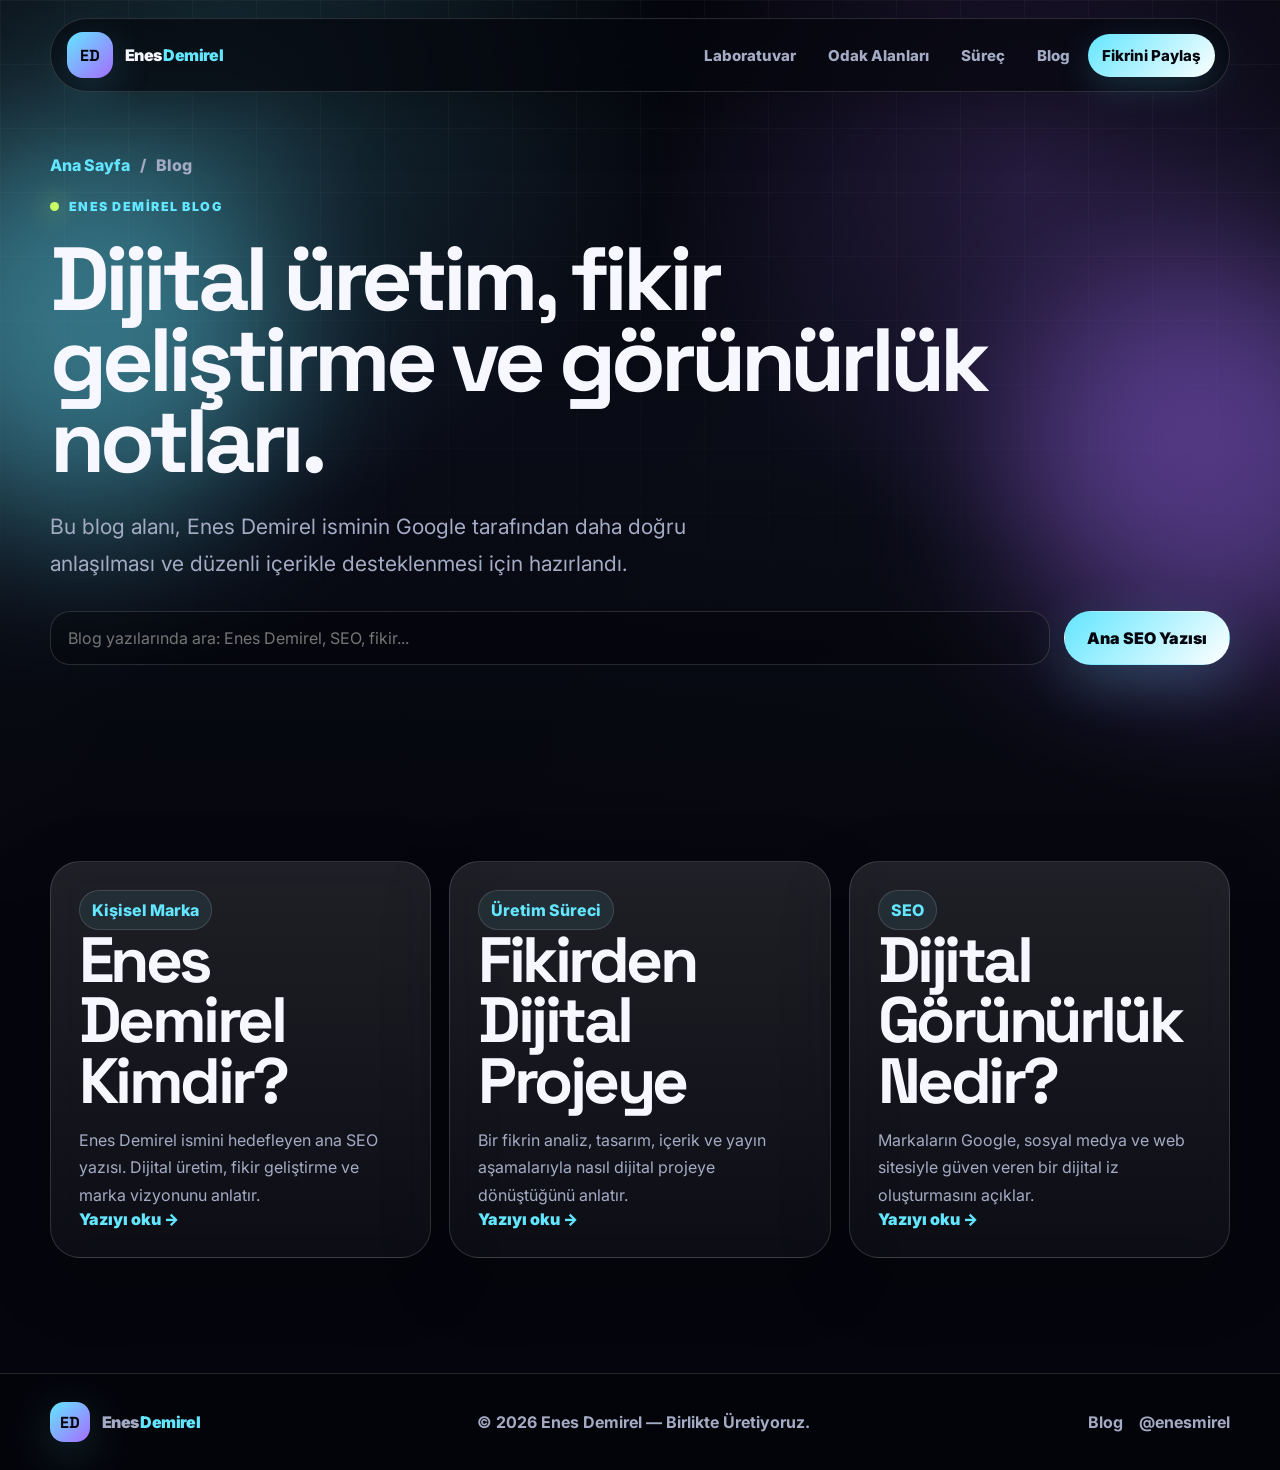
<file: index.html>
<!doctype html>
<html lang="tr">
<head>
  <meta charset="UTF-8" />
  <meta name="viewport" content="width=device-width, initial-scale=1.0" />
  <meta name="description" content="Enes Demirel blog: dijital pazarlama, grafik tasarım, fikir geliştirme, sosyal girişimcilik ve dijital görünürlük üzerine yazılar." />
  <meta name="keywords" content="Enes Demirel, EnesDemirel, enesmirel, dijital pazarlama, grafik tasarım, fikir geliştirme, blog" />
  <meta name="author" content="Enes Demirel" />
  <meta name="robots" content="index, follow, max-image-preview:large" />
  <meta name="theme-color" content="#05060d" />
  <link rel="canonical" href="https://enesdemirel.com/blog/" />
  <meta property="og:title" content="Enes Demirel Blog | Dijital Pazarlama, Fikir Üretimi ve Marka Notları" />
  <meta property="og:description" content="Enes Demirel blog: dijital pazarlama, grafik tasarım, fikir geliştirme, sosyal girişimcilik ve dijital görünürlük üzerine yazılar." />
  <meta property="og:type" content="website" />
  <meta property="og:url" content="https://enesdemirel.com/blog/" />
  <meta name="twitter:card" content="summary_large_image" />
  <title>Enes Demirel Blog | Dijital Pazarlama, Fikir Üretimi ve Marka Notları</title>
  <link rel="preconnect" href="https://fonts.googleapis.com" />
  <link rel="preconnect" href="https://fonts.gstatic.com" crossorigin />
  <link href="https://fonts.googleapis.com/css2?family=Inter:wght@400;500;600;700;800;900&family=Space+Grotesk:wght@500;600;700&display=swap" rel="stylesheet" />
  <link rel="stylesheet" href="../style.css" />

</head>
<body>
  <div class="site-shell" aria-hidden="true"><div class="grid-lines"></div><div class="ambient ambient-one"></div><div class="ambient ambient-two"></div><div class="grain"></div></div>
  <div class="progress-bar" id="progressBar" aria-hidden="true"></div>
  <header class="header" id="top">
    <a class="logo" href="../index.html" aria-label="Enes Demirel ana sayfa"><span class="logo-mark">ED</span><span class="logo-text">Enes<span>Demirel</span></span></a>
    <button class="menu-toggle" type="button" aria-label="Menüyü aç veya kapat" aria-expanded="false"><span></span><span></span><span></span></button>
    <nav class="nav" aria-label="Ana menü"><a href="../index.html#lab">Laboratuvar</a><a href="../index.html#odak">Odak Alanları</a><a href="../index.html#surec">Süreç</a><a href="index.html">Blog</a><a href="../index.html#fikir" class="nav-cta">Fikrini Paylaş</a></nav>
  </header>

  <main>
    <section class="subpage-hero section">
      <div class="container reveal">
        <div class="breadcrumbs"><a href="../index.html">Ana Sayfa</a><span>/</span><span>Blog</span></div>
        <p class="eyebrow"><span></span> Enes Demirel Blog</p>
        <h1>Dijital üretim, fikir geliştirme ve görünürlük notları.</h1>
        <p class="hero-lead">Bu blog alanı, Enes Demirel isminin Google tarafından daha doğru anlaşılması ve düzenli içerikle desteklenmesi için hazırlandı.</p>
        <div class="blog-tools">
          <input class="blog-search" id="blogSearch" type="search" placeholder="Blog yazılarında ara: Enes Demirel, SEO, fikir..." aria-label="Blog yazılarında ara" />
          <a class="btn btn-primary" href="enes-demirel-kimdir.html">Ana SEO Yazısı</a>
        </div>
      </div>
    </section>
    <section class="section compact">
      <div class="container blog-grid">
        <article class="post-card reveal" data-post-card>
          <span class="post-category">Kişisel Marka</span>
          <h2>Enes Demirel Kimdir?</h2>
          <p>Enes Demirel ismini hedefleyen ana SEO yazısı. Dijital üretim, fikir geliştirme ve marka vizyonunu anlatır.</p>
          <a href="enes-demirel-kimdir.html">Yazıyı oku →</a>
        </article>
        <article class="post-card reveal delay-1" data-post-card>
          <span class="post-category">Üretim Süreci</span>
          <h2>Fikirden Dijital Projeye</h2>
          <p>Bir fikrin analiz, tasarım, içerik ve yayın aşamalarıyla nasıl dijital projeye dönüştüğünü anlatır.</p>
          <a href="fikirden-dijital-projeye.html">Yazıyı oku →</a>
        </article>
        <article class="post-card reveal delay-2" data-post-card>
          <span class="post-category">SEO</span>
          <h2>Dijital Görünürlük Nedir?</h2>
          <p>Markaların Google, sosyal medya ve web sitesiyle güven veren bir dijital iz oluşturmasını açıklar.</p>
          <a href="dijital-gorunurluk-nedir.html">Yazıyı oku →</a>
        </article>
      </div>
    </section>
  </main>

  <footer class="footer">
    <div class="container footer-inner">
      <a class="logo footer-logo" href="../index.html" aria-label="Enes Demirel ana sayfa"><span class="logo-mark">ED</span><span class="logo-text">Enes<span>Demirel</span></span></a>
      <p>© 2026 Enes Demirel — Birlikte Üretiyoruz.</p>
      <div class="footer-links"><a href="index.html">Blog</a><a href="https://instagram.com/enesmirel" target="_blank" rel="noopener">@enesmirel</a></div>
    </div>
  </footer>
  <script src="../script.js"></script>
</body>
</html>
</file>
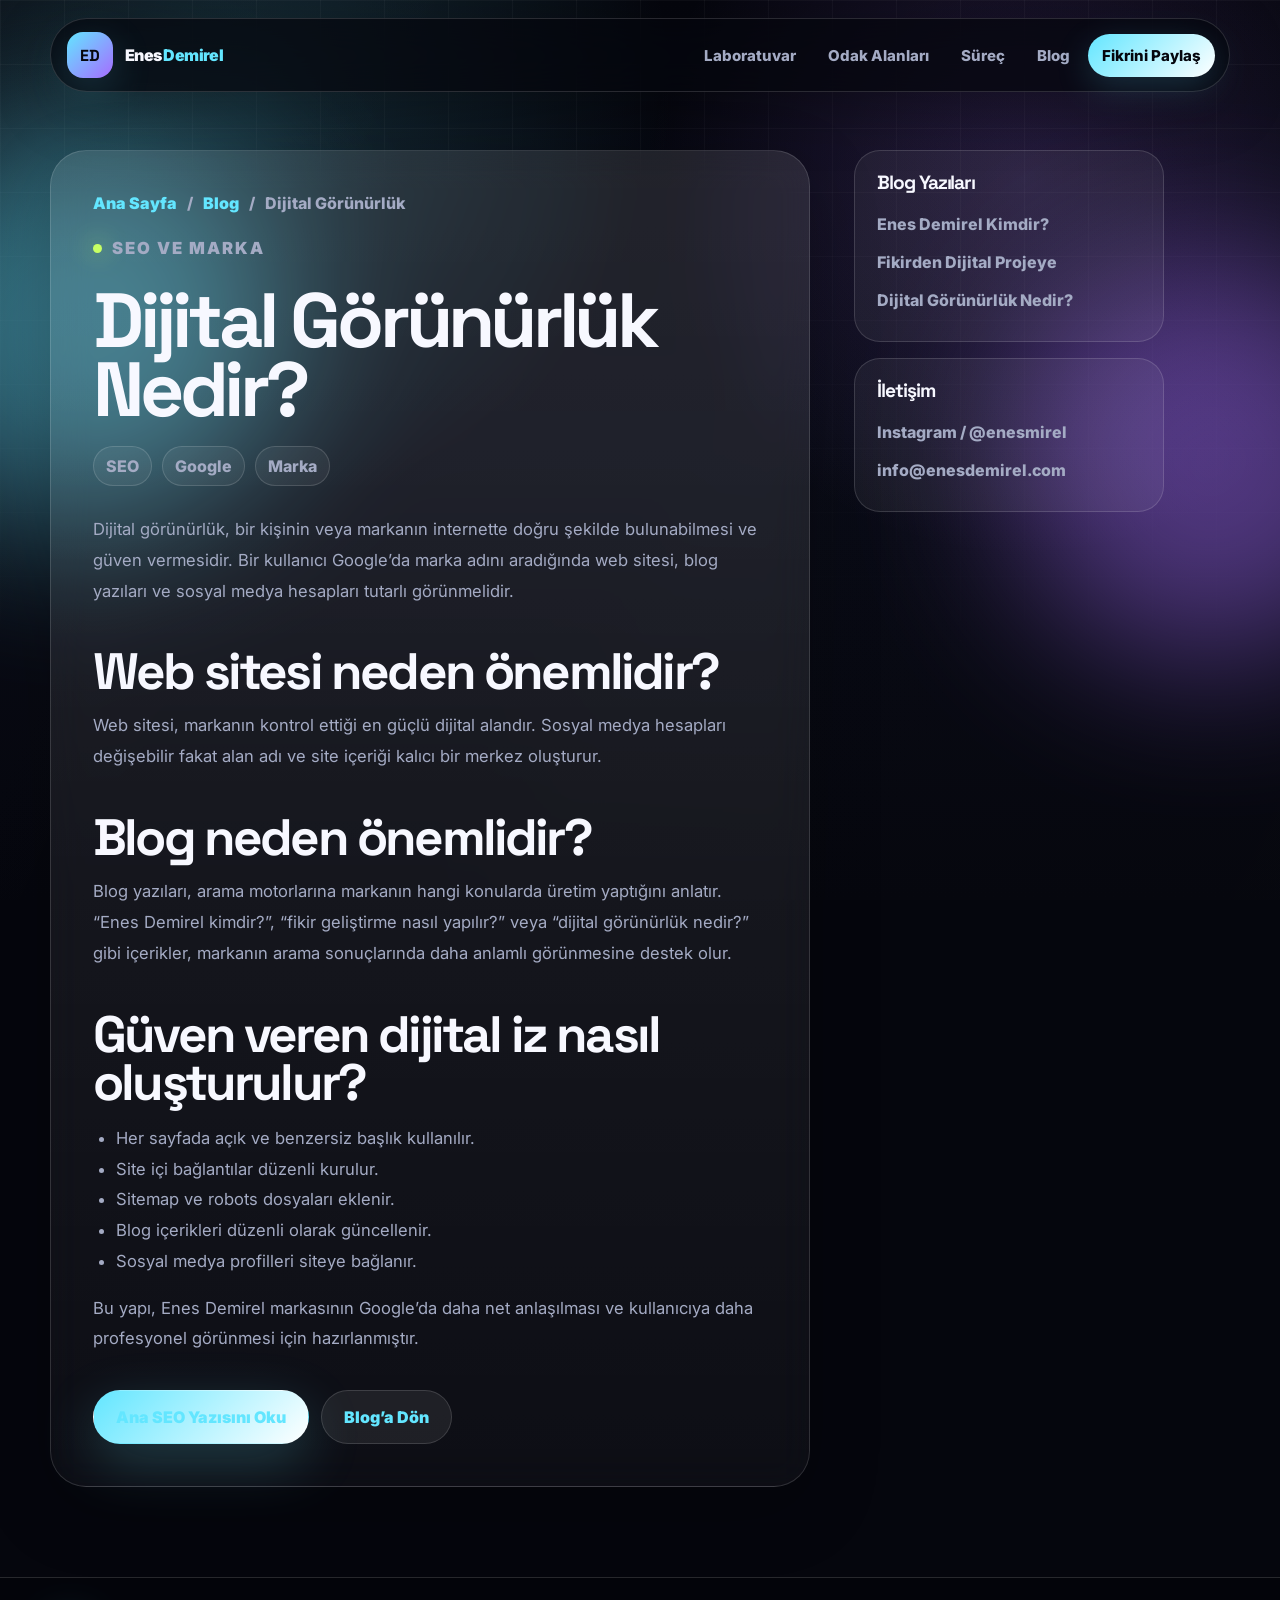
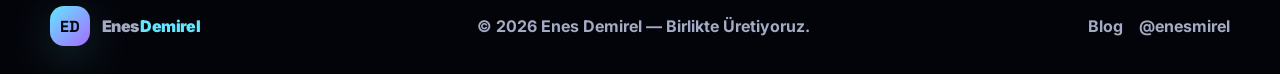
<file: dijital-gorunurluk-nedir.html>
<!doctype html>
<html lang="tr">
<head>
  <meta charset="UTF-8" />
  <meta name="viewport" content="width=device-width, initial-scale=1.0" />
  <meta name="description" content="Dijital görünürlük; Google, web sitesi, sosyal medya, blog ve marka diliyle güven veren bir çevrimiçi iz oluşturmaktır." />
  <meta name="keywords" content="Enes Demirel, EnesDemirel, enesmirel, dijital pazarlama, grafik tasarım, fikir geliştirme, blog" />
  <meta name="author" content="Enes Demirel" />
  <meta name="robots" content="index, follow, max-image-preview:large" />
  <meta name="theme-color" content="#05060d" />
  <link rel="canonical" href="https://enesdemirel.com/blog/dijital-gorunurluk-nedir.html" />
  <meta property="og:title" content="Dijital Görünürlük Nedir? | Enes Demirel Blog" />
  <meta property="og:description" content="Dijital görünürlük; Google, web sitesi, sosyal medya, blog ve marka diliyle güven veren bir çevrimiçi iz oluşturmaktır." />
  <meta property="og:type" content="article" />
  <meta property="og:url" content="https://enesdemirel.com/blog/dijital-gorunurluk-nedir.html" />
  <meta name="twitter:card" content="summary_large_image" />
  <title>Dijital Görünürlük Nedir? | Enes Demirel Blog</title>
  <link rel="preconnect" href="https://fonts.googleapis.com" />
  <link rel="preconnect" href="https://fonts.gstatic.com" crossorigin />
  <link href="https://fonts.googleapis.com/css2?family=Inter:wght@400;500;600;700;800;900&family=Space+Grotesk:wght@500;600;700&display=swap" rel="stylesheet" />
  <link rel="stylesheet" href="../style.css" />
  <script type="application/ld+json">
  {
    "@context": "https://schema.org",
    "@type": "BlogPosting",
    "headline": "Dijital Görünürlük Nedir?",
    "description": "Dijital görünürlük; Google, web sitesi, sosyal medya, blog ve marka diliyle güven veren bir çevrimiçi iz oluşturmaktır.",
    "author": {"@type":"Person","name":"Enes Demirel","url":"https://enesdemirel.com/"},
    "publisher": {"@type":"Person","name":"Enes Demirel"},
    "mainEntityOfPage": "https://enesdemirel.com/blog/dijital-gorunurluk-nedir.html",
    "datePublished": "2026-06-22",
    "dateModified": "2026-06-22",
    "inLanguage": "tr-TR"
  }
  </script>
</head>
<body>
  <div class="site-shell" aria-hidden="true"><div class="grid-lines"></div><div class="ambient ambient-one"></div><div class="ambient ambient-two"></div><div class="grain"></div></div>
  <div class="progress-bar" id="progressBar" aria-hidden="true"></div>
  <header class="header" id="top">
    <a class="logo" href="../index.html" aria-label="Enes Demirel ana sayfa"><span class="logo-mark">ED</span><span class="logo-text">Enes<span>Demirel</span></span></a>
    <button class="menu-toggle" type="button" aria-label="Menüyü aç veya kapat" aria-expanded="false"><span></span><span></span><span></span></button>
    <nav class="nav" aria-label="Ana menü"><a href="../index.html#lab">Laboratuvar</a><a href="../index.html#odak">Odak Alanları</a><a href="../index.html#surec">Süreç</a><a href="index.html">Blog</a><a href="../index.html#fikir" class="nav-cta">Fikrini Paylaş</a></nav>
  </header>

  <main class="article-shell">
    <div class="container article-layout">
      <article class="article-card reveal">
        <div class="breadcrumbs"><a href="../index.html">Ana Sayfa</a><span>/</span><a href="index.html">Blog</a><span>/</span><span>Dijital Görünürlük</span></div>
        <p class="eyebrow"><span></span> SEO ve Marka</p>
        <h1>Dijital Görünürlük Nedir?</h1>
        <div class="article-meta"><span class="article-tag">SEO</span><span class="article-tag">Google</span><span class="article-tag">Marka</span></div>
        <p>Dijital görünürlük, bir kişinin veya markanın internette doğru şekilde bulunabilmesi ve güven vermesidir. Bir kullanıcı Google’da marka adını aradığında web sitesi, blog yazıları ve sosyal medya hesapları tutarlı görünmelidir.</p>
        <h2>Web sitesi neden önemlidir?</h2>
        <p>Web sitesi, markanın kontrol ettiği en güçlü dijital alandır. Sosyal medya hesapları değişebilir fakat alan adı ve site içeriği kalıcı bir merkez oluşturur.</p>
        <h2>Blog neden önemlidir?</h2>
        <p>Blog yazıları, arama motorlarına markanın hangi konularda üretim yaptığını anlatır. “Enes Demirel kimdir?”, “fikir geliştirme nasıl yapılır?” veya “dijital görünürlük nedir?” gibi içerikler, markanın arama sonuçlarında daha anlamlı görünmesine destek olur.</p>
        <h2>Güven veren dijital iz nasıl oluşturulur?</h2>
        <ul>
          <li>Her sayfada açık ve benzersiz başlık kullanılır.</li>
          <li>Site içi bağlantılar düzenli kurulur.</li>
          <li>Sitemap ve robots dosyaları eklenir.</li>
          <li>Blog içerikleri düzenli olarak güncellenir.</li>
          <li>Sosyal medya profilleri siteye bağlanır.</li>
        </ul>
        <p>Bu yapı, Enes Demirel markasının Google’da daha net anlaşılması ve kullanıcıya daha profesyonel görünmesi için hazırlanmıştır.</p>
        <div class="article-footer-actions"><a class="btn btn-primary" href="enes-demirel-kimdir.html">Ana SEO Yazısını Oku</a><a class="btn btn-secondary" href="index.html">Blog’a Dön</a></div>
      </article>

        <aside class="article-side">
          <div class="side-card">
            <h3>Blog Yazıları</h3>
            <a href="enes-demirel-kimdir.html">Enes Demirel Kimdir?</a>
            <a href="fikirden-dijital-projeye.html">Fikirden Dijital Projeye</a>
            <a href="dijital-gorunurluk-nedir.html">Dijital Görünürlük Nedir?</a>
          </div>
          <div class="side-card">
            <h3>İletişim</h3>
            <a href="https://instagram.com/enesmirel" target="_blank" rel="noopener">Instagram / @enesmirel</a>
            <a href="mailto:info@enesdemirel.com">info@enesdemirel.com</a>
          </div>
        </aside>

    </div>
  </main>

  <footer class="footer">
    <div class="container footer-inner">
      <a class="logo footer-logo" href="../index.html" aria-label="Enes Demirel ana sayfa"><span class="logo-mark">ED</span><span class="logo-text">Enes<span>Demirel</span></span></a>
      <p>© 2026 Enes Demirel — Birlikte Üretiyoruz.</p>
      <div class="footer-links"><a href="index.html">Blog</a><a href="https://instagram.com/enesmirel" target="_blank" rel="noopener">@enesmirel</a></div>
    </div>
  </footer>
  <script src="../script.js"></script>
</body>
</html>
</file>
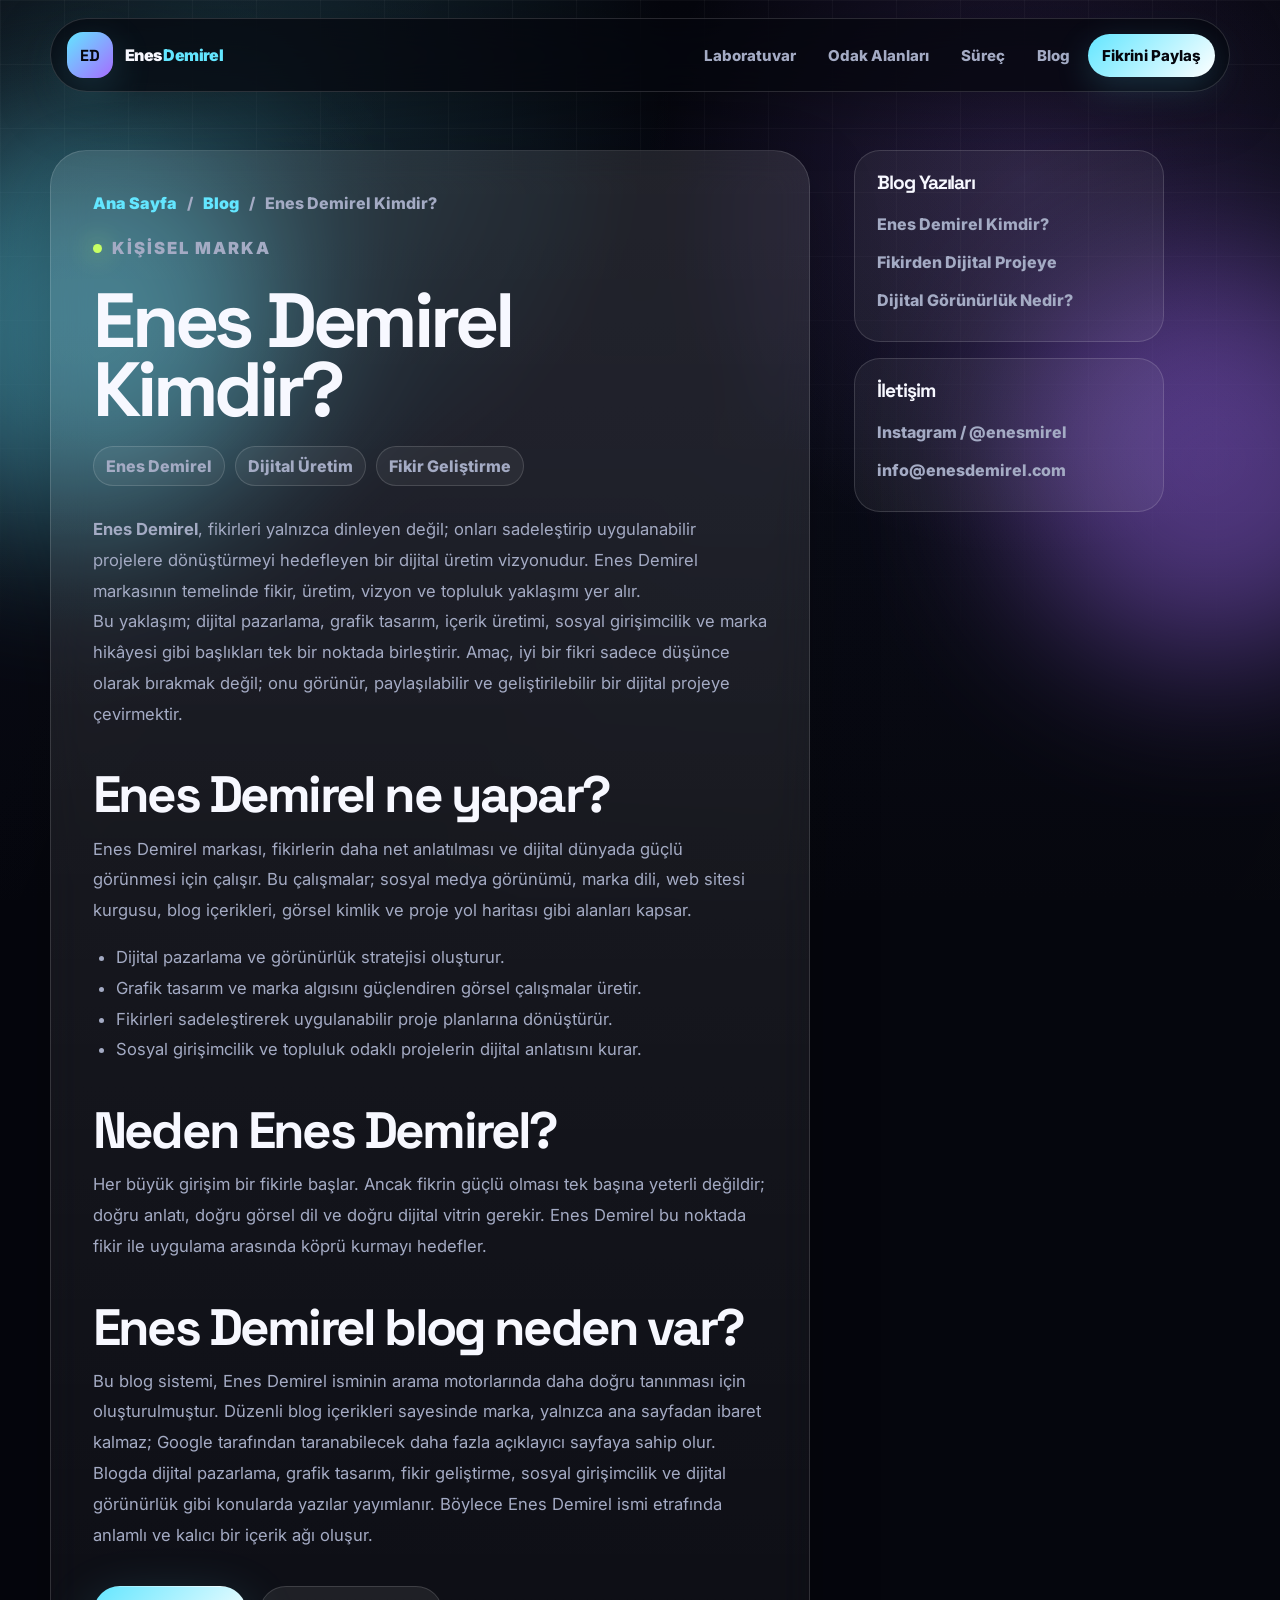
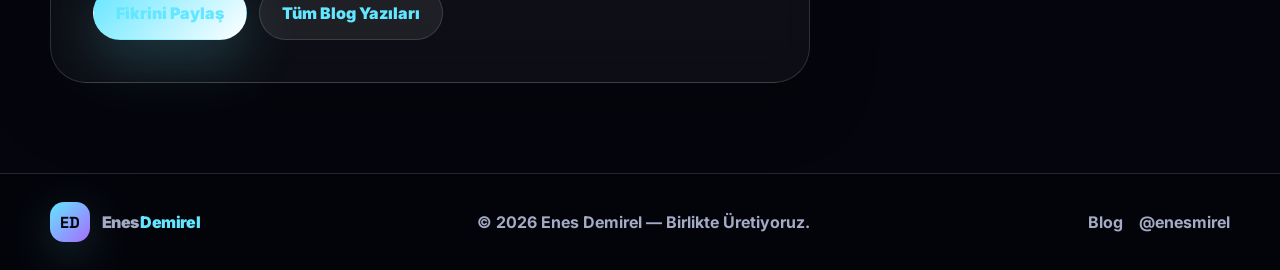
<file: enes-demirel-kimdir.html>
<!doctype html>
<html lang="tr">
<head>
  <meta charset="UTF-8" />
  <meta name="viewport" content="width=device-width, initial-scale=1.0" />
  <meta name="description" content="Enes Demirel kimdir? Enes Demirel markasının dijital pazarlama, grafik tasarım, fikir geliştirme ve üretim vizyonunu anlatan SEO odaklı yazı." />
  <meta name="keywords" content="Enes Demirel, EnesDemirel, enesmirel, dijital pazarlama, grafik tasarım, fikir geliştirme, blog" />
  <meta name="author" content="Enes Demirel" />
  <meta name="robots" content="index, follow, max-image-preview:large" />
  <meta name="theme-color" content="#05060d" />
  <link rel="canonical" href="https://enesdemirel.com/blog/enes-demirel-kimdir.html" />
  <meta property="og:title" content="Enes Demirel Kimdir? | Dijital Üretim ve Fikir Geliştirme" />
  <meta property="og:description" content="Enes Demirel kimdir? Enes Demirel markasının dijital pazarlama, grafik tasarım, fikir geliştirme ve üretim vizyonunu anlatan SEO odaklı yazı." />
  <meta property="og:type" content="article" />
  <meta property="og:url" content="https://enesdemirel.com/blog/enes-demirel-kimdir.html" />
  <meta name="twitter:card" content="summary_large_image" />
  <title>Enes Demirel Kimdir? | Dijital Üretim ve Fikir Geliştirme</title>
  <link rel="preconnect" href="https://fonts.googleapis.com" />
  <link rel="preconnect" href="https://fonts.gstatic.com" crossorigin />
  <link href="https://fonts.googleapis.com/css2?family=Inter:wght@400;500;600;700;800;900&family=Space+Grotesk:wght@500;600;700&display=swap" rel="stylesheet" />
  <link rel="stylesheet" href="../style.css" />
  <script type="application/ld+json">
  {
    "@context": "https://schema.org",
    "@type": "BlogPosting",
    "headline": "Enes Demirel Kimdir?",
    "description": "Enes Demirel markasının dijital pazarlama, grafik tasarım, fikir geliştirme ve üretim vizyonunu anlatan SEO odaklı yazı.",
    "author": {"@type":"Person","name":"Enes Demirel","url":"https://enesdemirel.com/"},
    "publisher": {"@type":"Person","name":"Enes Demirel"},
    "mainEntityOfPage": "https://enesdemirel.com/blog/enes-demirel-kimdir.html",
    "datePublished": "2026-06-22",
    "dateModified": "2026-06-22",
    "inLanguage": "tr-TR"
  }
  </script>
</head>
<body>
  <div class="site-shell" aria-hidden="true"><div class="grid-lines"></div><div class="ambient ambient-one"></div><div class="ambient ambient-two"></div><div class="grain"></div></div>
  <div class="progress-bar" id="progressBar" aria-hidden="true"></div>
  <header class="header" id="top">
    <a class="logo" href="../index.html" aria-label="Enes Demirel ana sayfa"><span class="logo-mark">ED</span><span class="logo-text">Enes<span>Demirel</span></span></a>
    <button class="menu-toggle" type="button" aria-label="Menüyü aç veya kapat" aria-expanded="false"><span></span><span></span><span></span></button>
    <nav class="nav" aria-label="Ana menü"><a href="../index.html#lab">Laboratuvar</a><a href="../index.html#odak">Odak Alanları</a><a href="../index.html#surec">Süreç</a><a href="index.html">Blog</a><a href="../index.html#fikir" class="nav-cta">Fikrini Paylaş</a></nav>
  </header>

  <main class="article-shell">
    <div class="container article-layout">
      <article class="article-card reveal">
        <div class="breadcrumbs"><a href="../index.html">Ana Sayfa</a><span>/</span><a href="index.html">Blog</a><span>/</span><span>Enes Demirel Kimdir?</span></div>
        <p class="eyebrow"><span></span> Kişisel Marka</p>
        <h1>Enes Demirel Kimdir?</h1>
        <div class="article-meta"><span class="article-tag">Enes Demirel</span><span class="article-tag">Dijital Üretim</span><span class="article-tag">Fikir Geliştirme</span></div>
        <p><strong>Enes Demirel</strong>, fikirleri yalnızca dinleyen değil; onları sadeleştirip uygulanabilir projelere dönüştürmeyi hedefleyen bir dijital üretim vizyonudur. Enes Demirel markasının temelinde fikir, üretim, vizyon ve topluluk yaklaşımı yer alır.</p>
        <p>Bu yaklaşım; dijital pazarlama, grafik tasarım, içerik üretimi, sosyal girişimcilik ve marka hikâyesi gibi başlıkları tek bir noktada birleştirir. Amaç, iyi bir fikri sadece düşünce olarak bırakmak değil; onu görünür, paylaşılabilir ve geliştirilebilir bir dijital projeye çevirmektir.</p>
        <h2>Enes Demirel ne yapar?</h2>
        <p>Enes Demirel markası, fikirlerin daha net anlatılması ve dijital dünyada güçlü görünmesi için çalışır. Bu çalışmalar; sosyal medya görünümü, marka dili, web sitesi kurgusu, blog içerikleri, görsel kimlik ve proje yol haritası gibi alanları kapsar.</p>
        <ul>
          <li>Dijital pazarlama ve görünürlük stratejisi oluşturur.</li>
          <li>Grafik tasarım ve marka algısını güçlendiren görsel çalışmalar üretir.</li>
          <li>Fikirleri sadeleştirerek uygulanabilir proje planlarına dönüştürür.</li>
          <li>Sosyal girişimcilik ve topluluk odaklı projelerin dijital anlatısını kurar.</li>
        </ul>
        <h2>Neden Enes Demirel?</h2>
        <p>Her büyük girişim bir fikirle başlar. Ancak fikrin güçlü olması tek başına yeterli değildir; doğru anlatı, doğru görsel dil ve doğru dijital vitrin gerekir. Enes Demirel bu noktada fikir ile uygulama arasında köprü kurmayı hedefler.</p>
        <h2>Enes Demirel blog neden var?</h2>
        <p>Bu blog sistemi, Enes Demirel isminin arama motorlarında daha doğru tanınması için oluşturulmuştur. Düzenli blog içerikleri sayesinde marka, yalnızca ana sayfadan ibaret kalmaz; Google tarafından taranabilecek daha fazla açıklayıcı sayfaya sahip olur.</p>
        <p>Blogda dijital pazarlama, grafik tasarım, fikir geliştirme, sosyal girişimcilik ve dijital görünürlük gibi konularda yazılar yayımlanır. Böylece Enes Demirel ismi etrafında anlamlı ve kalıcı bir içerik ağı oluşur.</p>
        <div class="article-footer-actions"><a class="btn btn-primary" href="../index.html#fikir">Fikrini Paylaş</a><a class="btn btn-secondary" href="index.html">Tüm Blog Yazıları</a></div>
      </article>

        <aside class="article-side">
          <div class="side-card">
            <h3>Blog Yazıları</h3>
            <a href="enes-demirel-kimdir.html">Enes Demirel Kimdir?</a>
            <a href="fikirden-dijital-projeye.html">Fikirden Dijital Projeye</a>
            <a href="dijital-gorunurluk-nedir.html">Dijital Görünürlük Nedir?</a>
          </div>
          <div class="side-card">
            <h3>İletişim</h3>
            <a href="https://instagram.com/enesmirel" target="_blank" rel="noopener">Instagram / @enesmirel</a>
            <a href="mailto:info@enesdemirel.com">info@enesdemirel.com</a>
          </div>
        </aside>

    </div>
  </main>

  <footer class="footer">
    <div class="container footer-inner">
      <a class="logo footer-logo" href="../index.html" aria-label="Enes Demirel ana sayfa"><span class="logo-mark">ED</span><span class="logo-text">Enes<span>Demirel</span></span></a>
      <p>© 2026 Enes Demirel — Birlikte Üretiyoruz.</p>
      <div class="footer-links"><a href="index.html">Blog</a><a href="https://instagram.com/enesmirel" target="_blank" rel="noopener">@enesmirel</a></div>
    </div>
  </footer>
  <script src="../script.js"></script>
</body>
</html>
</file>
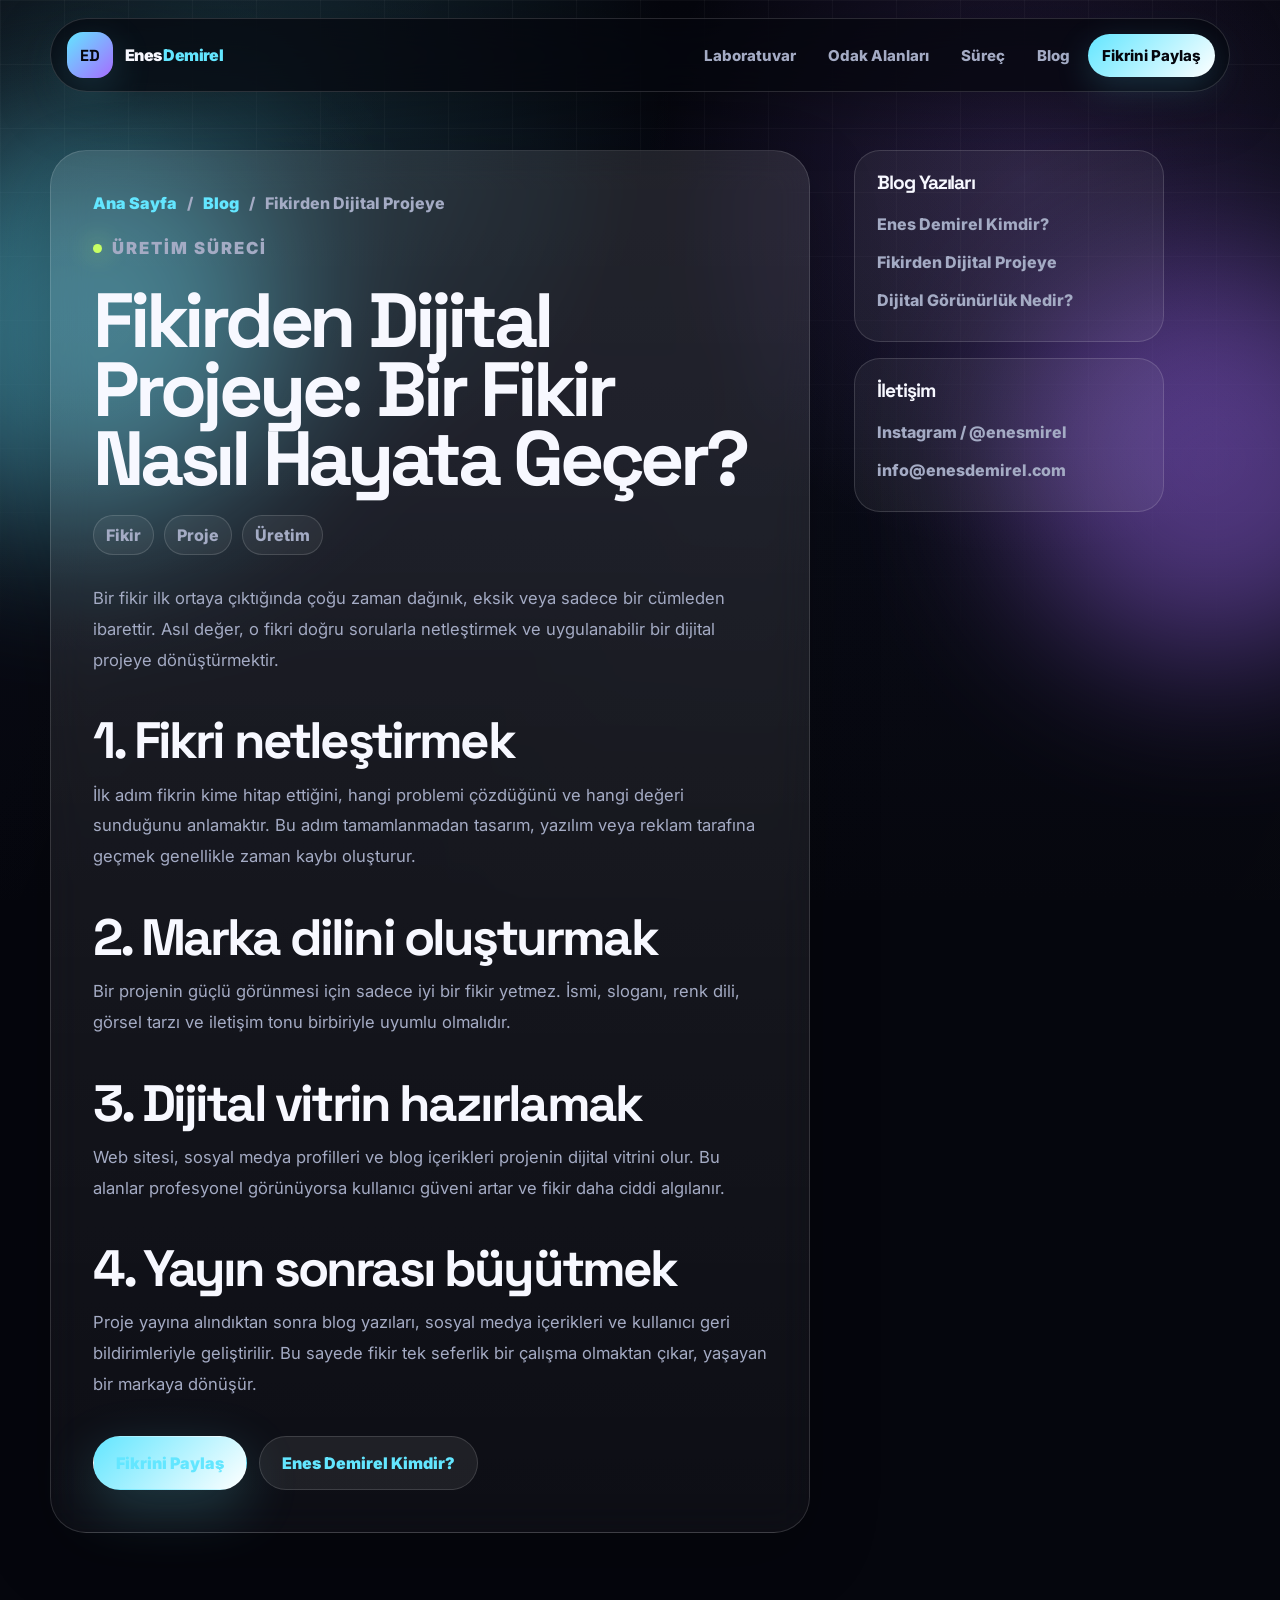
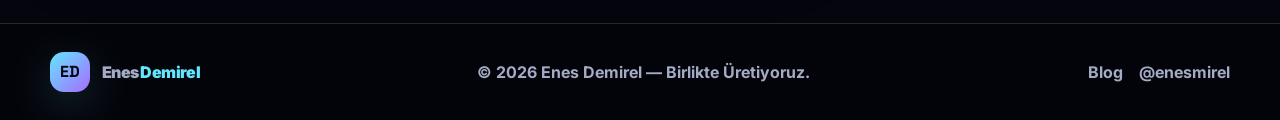
<file: fikirden-dijital-projeye.html>
<!doctype html>
<html lang="tr">
<head>
  <meta charset="UTF-8" />
  <meta name="viewport" content="width=device-width, initial-scale=1.0" />
  <meta name="description" content="Bir fikrin analiz, tasarım, içerik, web sitesi ve dijital görünürlük adımlarıyla projeye dönüşme süreci." />
  <meta name="keywords" content="Enes Demirel, EnesDemirel, enesmirel, dijital pazarlama, grafik tasarım, fikir geliştirme, blog" />
  <meta name="author" content="Enes Demirel" />
  <meta name="robots" content="index, follow, max-image-preview:large" />
  <meta name="theme-color" content="#05060d" />
  <link rel="canonical" href="https://enesdemirel.com/blog/fikirden-dijital-projeye.html" />
  <meta property="og:title" content="Fikirden Dijital Projeye | Enes Demirel Blog" />
  <meta property="og:description" content="Bir fikrin analiz, tasarım, içerik, web sitesi ve dijital görünürlük adımlarıyla projeye dönüşme süreci." />
  <meta property="og:type" content="article" />
  <meta property="og:url" content="https://enesdemirel.com/blog/fikirden-dijital-projeye.html" />
  <meta name="twitter:card" content="summary_large_image" />
  <title>Fikirden Dijital Projeye | Enes Demirel Blog</title>
  <link rel="preconnect" href="https://fonts.googleapis.com" />
  <link rel="preconnect" href="https://fonts.gstatic.com" crossorigin />
  <link href="https://fonts.googleapis.com/css2?family=Inter:wght@400;500;600;700;800;900&family=Space+Grotesk:wght@500;600;700&display=swap" rel="stylesheet" />
  <link rel="stylesheet" href="../style.css" />
  <script type="application/ld+json">
  {
    "@context": "https://schema.org",
    "@type": "BlogPosting",
    "headline": "Fikirden Dijital Projeye",
    "description": "Bir fikrin analiz, tasarım, içerik, web sitesi ve dijital görünürlük adımlarıyla projeye dönüşme süreci.",
    "author": {"@type":"Person","name":"Enes Demirel","url":"https://enesdemirel.com/"},
    "publisher": {"@type":"Person","name":"Enes Demirel"},
    "mainEntityOfPage": "https://enesdemirel.com/blog/fikirden-dijital-projeye.html",
    "datePublished": "2026-06-22",
    "dateModified": "2026-06-22",
    "inLanguage": "tr-TR"
  }
  </script>
</head>
<body>
  <div class="site-shell" aria-hidden="true"><div class="grid-lines"></div><div class="ambient ambient-one"></div><div class="ambient ambient-two"></div><div class="grain"></div></div>
  <div class="progress-bar" id="progressBar" aria-hidden="true"></div>
  <header class="header" id="top">
    <a class="logo" href="../index.html" aria-label="Enes Demirel ana sayfa"><span class="logo-mark">ED</span><span class="logo-text">Enes<span>Demirel</span></span></a>
    <button class="menu-toggle" type="button" aria-label="Menüyü aç veya kapat" aria-expanded="false"><span></span><span></span><span></span></button>
    <nav class="nav" aria-label="Ana menü"><a href="../index.html#lab">Laboratuvar</a><a href="../index.html#odak">Odak Alanları</a><a href="../index.html#surec">Süreç</a><a href="index.html">Blog</a><a href="../index.html#fikir" class="nav-cta">Fikrini Paylaş</a></nav>
  </header>

  <main class="article-shell">
    <div class="container article-layout">
      <article class="article-card reveal">
        <div class="breadcrumbs"><a href="../index.html">Ana Sayfa</a><span>/</span><a href="index.html">Blog</a><span>/</span><span>Fikirden Dijital Projeye</span></div>
        <p class="eyebrow"><span></span> Üretim Süreci</p>
        <h1>Fikirden Dijital Projeye: Bir Fikir Nasıl Hayata Geçer?</h1>
        <div class="article-meta"><span class="article-tag">Fikir</span><span class="article-tag">Proje</span><span class="article-tag">Üretim</span></div>
        <p>Bir fikir ilk ortaya çıktığında çoğu zaman dağınık, eksik veya sadece bir cümleden ibarettir. Asıl değer, o fikri doğru sorularla netleştirmek ve uygulanabilir bir dijital projeye dönüştürmektir.</p>
        <h2>1. Fikri netleştirmek</h2>
        <p>İlk adım fikrin kime hitap ettiğini, hangi problemi çözdüğünü ve hangi değeri sunduğunu anlamaktır. Bu adım tamamlanmadan tasarım, yazılım veya reklam tarafına geçmek genellikle zaman kaybı oluşturur.</p>
        <h2>2. Marka dilini oluşturmak</h2>
        <p>Bir projenin güçlü görünmesi için sadece iyi bir fikir yetmez. İsmi, sloganı, renk dili, görsel tarzı ve iletişim tonu birbiriyle uyumlu olmalıdır.</p>
        <h2>3. Dijital vitrin hazırlamak</h2>
        <p>Web sitesi, sosyal medya profilleri ve blog içerikleri projenin dijital vitrini olur. Bu alanlar profesyonel görünüyorsa kullanıcı güveni artar ve fikir daha ciddi algılanır.</p>
        <h2>4. Yayın sonrası büyütmek</h2>
        <p>Proje yayına alındıktan sonra blog yazıları, sosyal medya içerikleri ve kullanıcı geri bildirimleriyle geliştirilir. Bu sayede fikir tek seferlik bir çalışma olmaktan çıkar, yaşayan bir markaya dönüşür.</p>
        <div class="article-footer-actions"><a class="btn btn-primary" href="../index.html#fikir">Fikrini Paylaş</a><a class="btn btn-secondary" href="enes-demirel-kimdir.html">Enes Demirel Kimdir?</a></div>
      </article>

        <aside class="article-side">
          <div class="side-card">
            <h3>Blog Yazıları</h3>
            <a href="enes-demirel-kimdir.html">Enes Demirel Kimdir?</a>
            <a href="fikirden-dijital-projeye.html">Fikirden Dijital Projeye</a>
            <a href="dijital-gorunurluk-nedir.html">Dijital Görünürlük Nedir?</a>
          </div>
          <div class="side-card">
            <h3>İletişim</h3>
            <a href="https://instagram.com/enesmirel" target="_blank" rel="noopener">Instagram / @enesmirel</a>
            <a href="mailto:info@enesdemirel.com">info@enesdemirel.com</a>
          </div>
        </aside>

    </div>
  </main>

  <footer class="footer">
    <div class="container footer-inner">
      <a class="logo footer-logo" href="../index.html" aria-label="Enes Demirel ana sayfa"><span class="logo-mark">ED</span><span class="logo-text">Enes<span>Demirel</span></span></a>
      <p>© 2026 Enes Demirel — Birlikte Üretiyoruz.</p>
      <div class="footer-links"><a href="index.html">Blog</a><a href="https://instagram.com/enesmirel" target="_blank" rel="noopener">@enesmirel</a></div>
    </div>
  </footer>
  <script src="../script.js"></script>
</body>
</html>
</file>
<file: style.css>
:root{
  --bg:#05060d;--bg-soft:#090b16;--panel:rgba(255,255,255,.065);--panel-strong:rgba(255,255,255,.105);--line:rgba(255,255,255,.14);--text:#f7f8ff;--muted:#a4abc4;--muted-2:#747d99;--cyan:#63e6ff;--violet:#a66cff;--pink:#ff5ea8;--lime:#c8ff64;--radius:34px;--max:1180px;--shadow:0 25px 80px rgba(0,0,0,.38)
}
*{box-sizing:border-box}html{scroll-behavior:smooth}body{margin:0;background:var(--bg);color:var(--text);font-family:Inter,system-ui,-apple-system,BlinkMacSystemFont,"Segoe UI",sans-serif;overflow-x:hidden}body.menu-open{overflow:hidden}a{color:inherit;text-decoration:none}button,input,select,textarea{font:inherit}img{max-width:100%;display:block}.container{width:min(calc(100% - 44px),var(--max));margin-inline:auto}.section{position:relative;padding:115px 0}.compact{padding-top:80px}h1,h2,h3,p{margin:0}h1,h2,h3{font-family:"Space Grotesk",Inter,sans-serif;letter-spacing:-.055em}h1{font-size:clamp(3.6rem,8vw,7.8rem);line-height:.9;max-width:920px}h2{font-size:clamp(2.25rem,5vw,5rem);line-height:.94}h3{font-size:1.55rem;line-height:1.05}p{color:var(--muted);line-height:1.75}.site-shell{position:fixed;inset:0;z-index:-2;background:radial-gradient(circle at 20% 10%,rgba(99,230,255,.16),transparent 32%),radial-gradient(circle at 80% 20%,rgba(166,108,255,.18),transparent 30%),linear-gradient(180deg,#05060d 0%,#090b16 48%,#05060d 100%)}.grid-lines{position:absolute;inset:0;background-image:linear-gradient(rgba(255,255,255,.045) 1px,transparent 1px),linear-gradient(90deg,rgba(255,255,255,.045) 1px,transparent 1px);background-size:64px 64px;mask-image:linear-gradient(to bottom,rgba(0,0,0,.85),transparent 82%)}.ambient{position:absolute;width:400px;height:400px;border-radius:999px;filter:blur(80px);opacity:.45}.ambient-one{left:-120px;top:130px;background:var(--cyan)}.ambient-two{right:-130px;top:260px;background:var(--violet)}.grain{position:absolute;inset:0;opacity:.08;background-image:linear-gradient(115deg,rgba(255,255,255,.18),transparent 30%,rgba(255,255,255,.08))}.progress-bar{position:fixed;left:0;top:0;width:0;height:3px;z-index:99;background:linear-gradient(90deg,var(--cyan),var(--violet),var(--pink))}.header{position:fixed;left:50%;top:18px;transform:translateX(-50%);width:min(calc(100% - 34px),var(--max));z-index:90;display:flex;align-items:center;justify-content:space-between;gap:20px;padding:13px 14px 13px 16px;border:1px solid var(--line);border-radius:999px;background:rgba(5,6,13,.72);backdrop-filter:blur(22px);box-shadow:0 16px 60px rgba(0,0,0,.28)}.logo{display:inline-flex;align-items:center;gap:12px;font-weight:900}.logo-mark{display:grid;place-items:center;width:46px;height:46px;border-radius:16px;background:linear-gradient(135deg,var(--cyan),var(--violet));color:#05060d;font-family:"Space Grotesk",sans-serif;font-weight:900;box-shadow:0 12px 40px rgba(99,230,255,.18)}.logo-text{display:flex;gap:2px;letter-spacing:-.04em}.logo-text span{color:var(--cyan)}.nav{display:flex;align-items:center;gap:4px}.nav a{padding:12px 14px;color:var(--muted);font-weight:800;font-size:.94rem;border-radius:999px;transition:.2s}.nav a:hover{color:#fff;background:rgba(255,255,255,.08)}.nav .nav-cta{color:#05060d;background:linear-gradient(135deg,var(--cyan),#fff);box-shadow:0 10px 35px rgba(99,230,255,.18)}.menu-toggle{display:none;border:0;background:transparent;width:48px;height:48px;border-radius:15px;cursor:pointer}.menu-toggle span{display:block;width:24px;height:2px;background:#fff;margin:5px auto;border-radius:4px;transition:.2s}.menu-toggle.active span:nth-child(1){transform:translateY(7px) rotate(45deg)}.menu-toggle.active span:nth-child(2){opacity:0}.menu-toggle.active span:nth-child(3){transform:translateY(-7px) rotate(-45deg)}.hero{min-height:100svh;display:grid;align-items:center;padding-top:150px;padding-bottom:95px}.hero-grid{display:grid;grid-template-columns:1.08fr .92fr;gap:52px;align-items:center}.eyebrow,.section-kicker{display:inline-flex;align-items:center;gap:10px;color:var(--cyan);font-weight:900;letter-spacing:.12em;text-transform:uppercase;font-size:.78rem;margin-bottom:22px}.eyebrow span{width:9px;height:9px;border-radius:999px;background:var(--lime);box-shadow:0 0 25px var(--lime)}.hero-lead{font-size:clamp(1.05rem,2vw,1.32rem);max-width:700px;margin-top:28px}.hero-actions,.center-action{display:flex;gap:14px;flex-wrap:wrap;margin-top:34px}.btn{display:inline-flex;align-items:center;justify-content:center;min-height:54px;padding:0 22px;border-radius:999px;font-weight:900;border:1px solid transparent;transition:transform .18s ease,box-shadow .18s ease,border-color .18s ease}.btn-primary{color:#05060d;background:linear-gradient(135deg,var(--cyan),#fff);box-shadow:0 18px 55px rgba(99,230,255,.22)}.btn-secondary{color:#fff;background:rgba(255,255,255,.07);border-color:var(--line)}.btn:hover{transform:translateY(-2px)}.hero-tags{display:flex;gap:9px;flex-wrap:wrap;margin-top:28px}.hero-tags span,.post-category,.article-tag{border:1px solid var(--line);border-radius:999px;padding:9px 12px;color:var(--muted);font-weight:800;background:rgba(255,255,255,.055)}.hero-visual{position:relative;min-height:600px}.visual-frame{position:relative;height:600px;border:1px solid var(--line);border-radius:46px;background:linear-gradient(180deg,rgba(255,255,255,.11),rgba(255,255,255,.045));overflow:hidden;box-shadow:var(--shadow);backdrop-filter:blur(18px);transform:rotate(1.5deg)}.visual-frame:before{content:"";position:absolute;inset:-2px;background:radial-gradient(circle at 55% 34%,rgba(99,230,255,.25),transparent 30%),radial-gradient(circle at 40% 65%,rgba(166,108,255,.22),transparent 35%)}.visual-top{position:absolute;left:24px;right:24px;top:22px;display:flex;align-items:center;gap:10px;color:var(--muted);font-weight:900;z-index:2}.status-dot{width:11px;height:11px;border-radius:99px;background:#67ffb4;box-shadow:0 0 24px #67ffb4}.big-type{position:absolute;left:32px;right:32px;top:86px;display:grid;z-index:2;font-family:"Space Grotesk",sans-serif;font-weight:900;font-size:clamp(4rem,6vw,6.4rem);line-height:.88;letter-spacing:-.08em}.big-type span:nth-child(2){color:transparent;-webkit-text-stroke:1px rgba(255,255,255,.55)}.big-type span:nth-child(3){background:linear-gradient(90deg,var(--cyan),var(--violet));-webkit-background-clip:text;background-clip:text;color:transparent}.orbit{position:absolute;border:1px solid rgba(255,255,255,.18);border-radius:50%;inset:50%;transform:translate(-50%,-50%);z-index:1}.orbit-a{width:460px;height:460px}.orbit-b{width:300px;height:300px;border-color:rgba(99,230,255,.28)}.metric-card{position:absolute;z-index:3;border:1px solid var(--line);border-radius:22px;background:rgba(5,6,13,.72);backdrop-filter:blur(18px);box-shadow:0 18px 50px rgba(0,0,0,.28);padding:16px 18px;min-width:170px}.metric-card strong{display:block;color:var(--cyan);font-family:"Space Grotesk",sans-serif;font-size:2rem;letter-spacing:-.06em}.metric-card span{color:var(--muted);font-weight:800;font-size:.9rem}.metric-one{right:24px;top:214px}.metric-two{left:24px;bottom:150px}.metric-three{right:35px;bottom:64px}.scroll-link{position:absolute;left:50%;bottom:34px;transform:translateX(-50%);display:flex;align-items:center;gap:8px;color:var(--muted);font-weight:900}.scroll-link i{font-style:normal;color:var(--cyan);animation:bounce 1.5s infinite}@keyframes bounce{50%{transform:translateY(6px)}}.intro-grid{display:grid;grid-template-columns:1.1fr .9fr;gap:60px;align-items:end}.section-lead{margin-top:0}.lab-grid,.blog-grid{display:grid;grid-template-columns:repeat(3,1fr);gap:18px;margin-top:46px}.lab-card,.focus-card,.timeline-row,.manifesto,.quote-card,.idea-form,.post-card,.blog-panel,.article-card{border:1px solid var(--line);background:linear-gradient(180deg,var(--panel-strong),rgba(255,255,255,.035));box-shadow:0 22px 70px rgba(0,0,0,.22);backdrop-filter:blur(18px)}.lab-card{position:relative;min-height:310px;padding:30px;border-radius:var(--radius);overflow:hidden;transition:.25s}.lab-card:after{content:"";position:absolute;right:-60px;bottom:-60px;width:160px;height:160px;border-radius:50%;background:radial-gradient(circle,rgba(99,230,255,.18),transparent 70%)}.lab-card:hover,.focus-card:hover,.timeline-row:hover,.post-card:hover{transform:translateY(-6px);border-color:rgba(99,230,255,.35)}.card-index{display:inline-flex;color:var(--muted-2);font-weight:900;margin-bottom:86px}.lab-card h3{font-size:2.2rem}.lab-card p,.focus-card p,.timeline-row p,.quote-card p,.post-card p{color:var(--muted);line-height:1.72;margin-top:16px}.section-head{margin-bottom:46px}.focus-grid{display:grid;grid-template-columns:repeat(4,1fr);gap:16px}.focus-card{border-radius:28px;padding:26px;min-height:300px;transition:.25s}.focus-icon{display:grid;place-items:center;width:52px;height:52px;border-radius:18px;margin-bottom:78px;background:rgba(99,230,255,.10);color:var(--cyan);font-size:1.3rem}.focus-card:nth-child(2) .focus-icon{color:var(--violet);background:rgba(166,108,255,.12)}.focus-card:nth-child(3) .focus-icon{color:var(--pink);background:rgba(255,94,168,.10)}.focus-card:nth-child(4) .focus-icon{color:var(--lime);background:rgba(200,255,100,.08)}.blog-preview-section{background:linear-gradient(180deg,rgba(255,255,255,.025),transparent)}.post-card{border-radius:30px;padding:28px;min-height:300px;transition:.25s;display:flex;flex-direction:column}.post-card h3{font-size:1.75rem;margin-top:20px}.post-card a{margin-top:auto;color:var(--cyan);font-weight:900}.post-category{display:inline-flex;width:max-content;color:var(--cyan);background:rgba(99,230,255,.08)}.center-action{justify-content:center}.process-section{background:linear-gradient(180deg,rgba(255,255,255,.025),transparent)}.process-layout{display:grid;grid-template-columns:.82fr 1.18fr;gap:62px;align-items:start}.process-copy{position:sticky;top:125px}.timeline{display:grid;gap:16px}.timeline-row{display:grid;grid-template-columns:76px 1fr;gap:20px;border-radius:28px;padding:24px;transition:.25s}.timeline-row span{display:grid;place-items:center;width:56px;height:56px;border-radius:20px;background:rgba(255,255,255,.08);color:var(--cyan);font-weight:900;font-family:"Space Grotesk",sans-serif}.manifesto{display:grid;grid-template-columns:1.05fr .95fr;gap:54px;align-items:end;border-radius:40px;padding:44px;background:radial-gradient(circle at right top,rgba(166,108,255,.20),transparent 34%),linear-gradient(180deg,rgba(255,255,255,.105),rgba(255,255,255,.04))}.manifesto p{margin-top:0}.quote-card{margin-top:18px;border-radius:30px;padding:30px}.quote-card p{font-family:"Space Grotesk",sans-serif;font-size:clamp(1.8rem,3vw,3rem);line-height:1.05;letter-spacing:-.05em;color:#fff;margin:0}.idea-section{padding-top:90px}.idea-layout{display:grid;grid-template-columns:.9fr 1.1fr;gap:56px;align-items:start}.contact-pills{display:flex;gap:12px;flex-wrap:wrap;margin-top:30px}.contact-pills a,.contact-pills button{border:1px solid var(--line);border-radius:999px;background:rgba(255,255,255,.06);color:var(--text);padding:13px 15px;font-weight:900;cursor:pointer}.contact-pills a:hover,.contact-pills button:hover{border-color:rgba(99,230,255,.42)}.idea-form{display:grid;gap:16px;border-radius:34px;padding:28px}.idea-form label{display:grid;gap:9px}.idea-form label span{color:var(--muted);font-weight:900}.idea-form input,.idea-form select,.idea-form textarea,.blog-search{width:100%;border:1px solid var(--line);border-radius:20px;background:rgba(0,0,0,.24);color:var(--text);padding:16px 17px;outline:none;transition:.18s}.idea-form textarea{resize:vertical}.idea-form input:focus,.idea-form select:focus,.idea-form textarea:focus,.blog-search:focus{border-color:rgba(99,230,255,.72);box-shadow:0 0 0 5px rgba(99,230,255,.08)}.form-status{color:var(--muted-2);font-weight:700;font-size:.9rem}.footer{padding:28px 0;border-top:1px solid var(--line);background:rgba(0,0,0,.22)}.footer-inner{display:flex;align-items:center;justify-content:space-between;gap:20px;flex-wrap:wrap;color:var(--muted);font-weight:700}.footer-logo .logo-mark{width:40px;height:40px;border-radius:14px}.footer a:hover{color:var(--cyan)}.footer-links{display:flex;gap:16px;flex-wrap:wrap}.subpage-hero{padding-top:155px;padding-bottom:70px}.subpage-hero h1{font-size:clamp(3.1rem,7vw,6.8rem);max-width:980px}.breadcrumbs{display:flex;gap:10px;align-items:center;flex-wrap:wrap;margin-bottom:20px;color:var(--muted);font-weight:800}.breadcrumbs a{color:var(--cyan)}.blog-tools{display:grid;grid-template-columns:1fr auto;gap:14px;align-items:center;margin-top:28px}.blog-panel{border-radius:30px;padding:20px}.article-shell{padding-top:150px;padding-bottom:90px}.article-layout{display:grid;grid-template-columns:minmax(0,760px) 310px;gap:44px;align-items:start}.article-card{border-radius:36px;padding:42px}.article-meta{display:flex;gap:10px;flex-wrap:wrap;margin:22px 0 28px}.article-card h1{font-size:clamp(3rem,6vw,5.4rem);margin-bottom:22px}.article-card h2{font-size:clamp(2rem,4vw,3.4rem);margin-top:42px;margin-bottom:14px}.article-card h3{font-size:1.7rem;margin-top:30px;margin-bottom:10px}.article-card p,.article-card li{color:var(--muted);line-height:1.85;font-size:1.04rem}.article-card ul,.article-card ol{padding-left:23px}.article-card a{color:var(--cyan);font-weight:900}.article-side{position:sticky;top:120px;display:grid;gap:16px}.side-card{border:1px solid var(--line);border-radius:26px;background:rgba(255,255,255,.055);padding:22px}.side-card h3{font-size:1.2rem;margin-bottom:12px}.side-card a{display:block;color:var(--muted);font-weight:800;padding:9px 0}.side-card a:hover{color:var(--cyan)}.article-footer-actions{display:flex;gap:12px;flex-wrap:wrap;margin-top:36px}.reveal{opacity:0;transform:translateY(26px);transition:opacity .75s ease,transform .75s ease}.reveal.show{opacity:1;transform:translateY(0)}.delay-1{transition-delay:.12s}.delay-2{transition-delay:.22s}@media (prefers-reduced-motion:reduce){*,*::before,*::after{animation:none!important;transition:none!important;scroll-behavior:auto!important}.reveal{opacity:1;transform:none}}@media(max-width:1020px){.hero-grid,.intro-grid,.process-layout,.manifesto,.idea-layout,.article-layout{grid-template-columns:1fr;gap:44px}.hero{padding-top:140px}.hero-visual{min-height:500px}.visual-frame{transform:none}.focus-grid{grid-template-columns:repeat(2,1fr)}.process-copy,.article-side{position:static}.section{padding:92px 0}.article-shell{padding-top:140px}}@media(max-width:820px){.header{border-radius:26px;align-items:center}.menu-toggle{display:block}.nav{position:absolute;left:0;right:0;top:72px;display:none;flex-direction:column;align-items:stretch;padding:12px;border:1px solid var(--line);border-radius:28px;background:rgba(5,6,13,.94);backdrop-filter:blur(22px)}.nav.open{display:flex}.nav a{padding:16px}.nav .nav-cta{text-align:center}.lab-grid,.focus-grid,.blog-grid{grid-template-columns:1fr}.blog-tools{grid-template-columns:1fr}.lab-card,.focus-card{min-height:250px}.card-index,.focus-icon{margin-bottom:50px}.scroll-link{display:none}.hero-tags span{font-size:.92rem}}@media(max-width:560px){.container{width:min(calc(100% - 28px),var(--max))}.header{width:min(calc(100% - 20px),var(--max));top:10px;padding:10px}.logo-text{font-size:.95rem}.logo-mark{width:42px;height:42px}.hero{padding-top:118px}.hero-actions .btn,.article-footer-actions .btn{width:100%}h1{font-size:3.45rem}.visual-frame{height:500px;border-radius:34px}.big-type{font-size:3.25rem;left:22px;right:22px}.metric-card{min-width:142px;padding:13px}.metric-one{right:14px;top:205px}.metric-two{left:14px;bottom:125px}.metric-three{right:18px;bottom:42px}.orbit-a{width:310px;height:310px}.orbit-b{width:210px;height:210px}.timeline-row{grid-template-columns:1fr}.manifesto,.idea-form,.article-card{padding:24px}.quote-card{padding:24px}.footer-inner{display:grid;justify-items:start}.section{padding:78px 0}.subpage-hero{padding-top:125px}.article-shell{padding-top:125px}}
</file>
